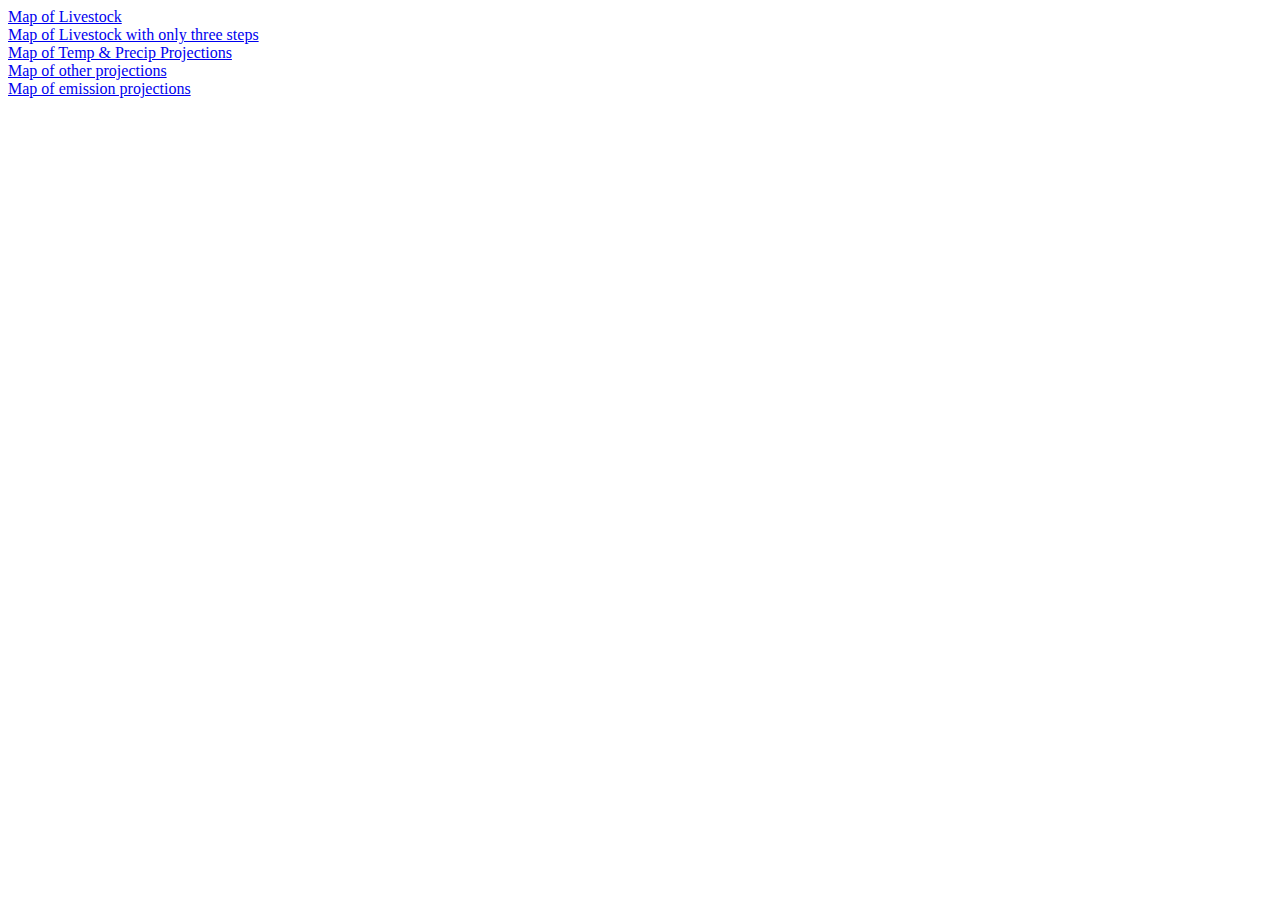
<file: index.html>
<html>
  <head></head>
  <body>
    <a href="livestock.html">Map of Livestock</a><br>
    <a href="livestock-steps.html">Map of Livestock with only three steps</a><br>
    <a href="tempprecip.html">Map of Temp & Precip Projections</a><br>
    <a href="other.html">Map of other projections</a><br>
    <a href="emissions.html">Map of emission projections</a><br>
  </body>
</html>
</file>
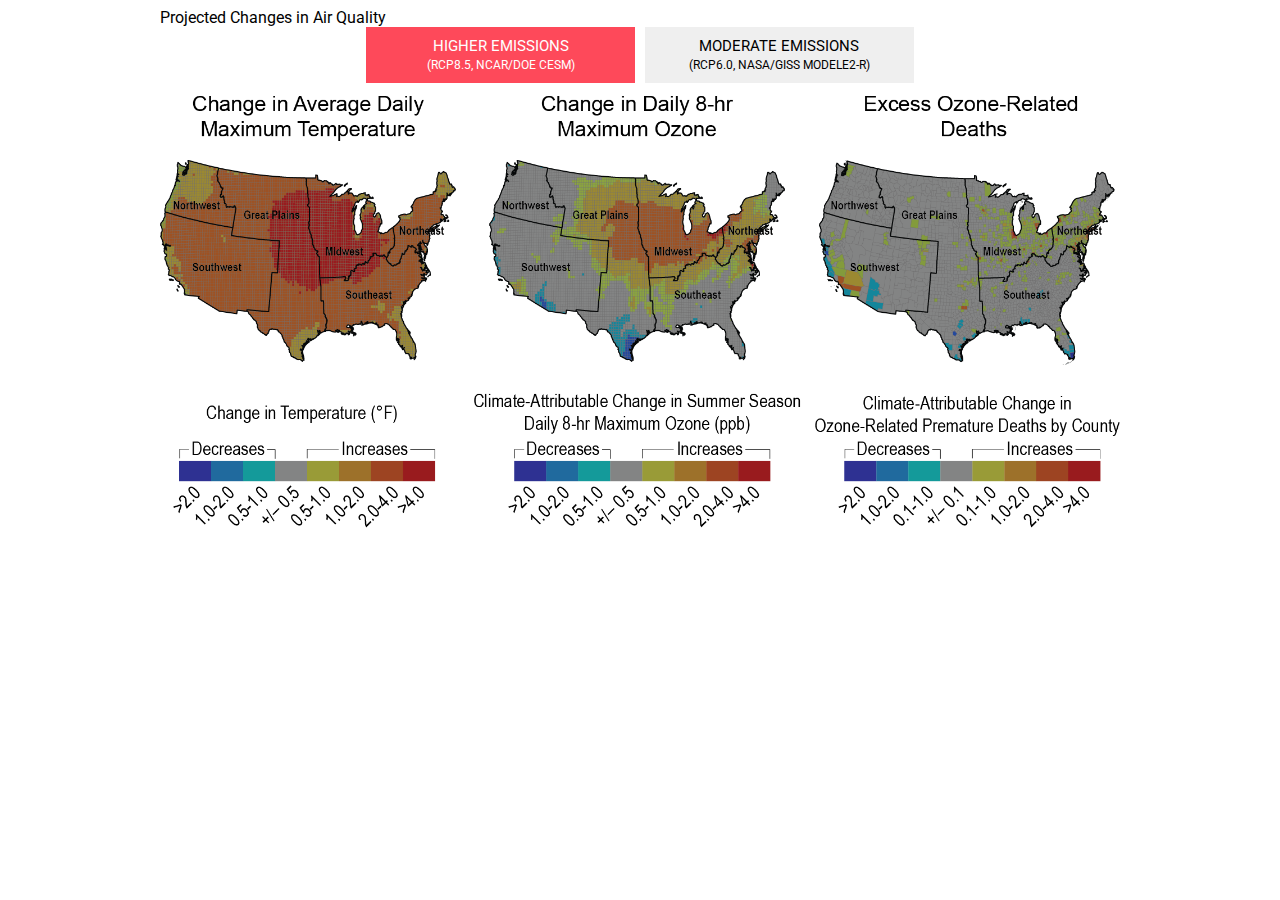
<file: emissions.html>
<!DOCTYPE html>
<html>
<head>
  <title>Emissions Maps Example</title>
  <meta charset="utf-8" />
  <meta name="viewport" content="width=device-width, initial-scale=1.0">
  <link rel="stylesheet" href="css/map-compare-widget-min.css" type="text/css" media="screen" />
  <link href='https://fonts.googleapis.com/css?family=Roboto' rel='stylesheet' type='text/css'>
</head>
<body>
  <div id="emissions"></div>
  <script src="vendor/jquery-2.1.4.min.js" type="text/javascript"></script>
  <script src="vendor/jquery-ui.min.js" type="text/javascript"></script>
  <script src="js/map-compare-widget-min.js" type="text/javascript"></script>
  <script type="text/javascript">
  $(function() {
    $('#emissions').mapCompare({config: 'config/emissions.json'});
  });
  </script>
</body>
</html>
</file>
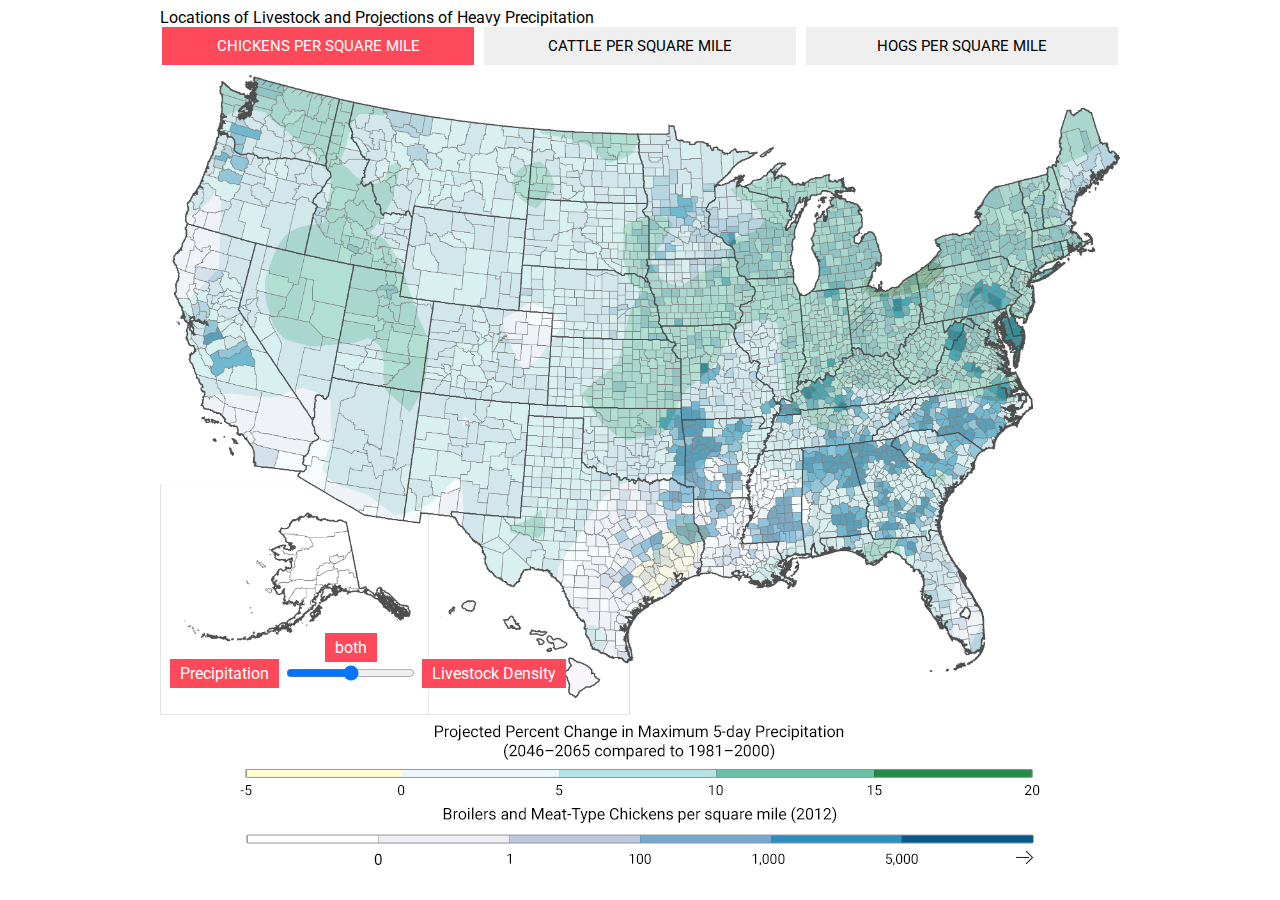
<file: livestock-steps.html>
<!DOCTYPE html>
<html>
<head>
  <title>Livestock Example</title>
  <meta charset="utf-8" />
  <meta name="viewport" content="width=device-width, initial-scale=1.0">
  <link rel="stylesheet" href="css/map-compare-widget-min.css" type="text/css" media="screen" />
  <link href='https://fonts.googleapis.com/css?family=Roboto' rel='stylesheet' type='text/css'>
</head>
<body>
  <div id="livestock-map"></div>
  <script src="vendor/jquery-2.1.4.min.js" type="text/javascript"></script>
  <script src="vendor/jquery-ui.min.js" type="text/javascript"></script>
  <script src="js/map-compare-widget.js" type="text/javascript"></script>
  <script type="text/javascript">
  $(function() {
    $('#livestock-map').mapCompare({config: 'config/livestock-steps.json'});
  });
  </script>
</body>
</html>
</file>
<file: css/map-compare-widget-min.css>
.nem-mcw-container .twentytwenty-container{height:100%}.nem-mcw-container .twentytwenty-legend{z-index:40;position:relative;left:0;right:0;margin-left:auto;margin-right:auto}.nem-mcw-container .image-left-legend{margin-bottom:10px}.nem-mcw-container form{text-align:center;margin-bottom:10px}.nem-mcw-container label{display:inline;margin-right:10px}.nem-mcw-container form label{box-sizing:border-box;display:inline-block;text-align:center;cursor:pointer;line-height:normal;margin-right:1%;padding:10px;background:#efefef;text-transform:uppercase;font-size:15px}.nem-mcw-container form label:last-child{margin-right:0}.nem-mcw-container form label input{display:none}.nem-mcw-container .label-body span{font-size:12px}.nem-mcw-container .image-slider{position:relative;height:100%;margin-bottom:10px}.nem-mcw-container .image-slider img:first-child{position:relative}.nem-mcw-container img{margin-left:auto;margin-right:auto}.nem-mcw-container .fader{position:absolute;left:10px;bottom:5%;z-index:50;text-align:center}.nem-mcw-container .fader label{display:inline-block;margin-left:-24px}.nem-mcw-container .slide-group *{vertical-align:middle}.nem-mcw-container .slide-label{padding:5px 10px;color:#fff;background:#fe495a}.nem-mcw-container .slide-group .slide-label:first-child{margin-right:5px}.nem-mcw-container .slide-group .slide-label:last-child{margin-left:5px}.nem-mcw-container .nem-mcw-button-half{width:28%}.nem-mcw-container .nem-mcw-button-third{width:32.5%}.nem-mcw-container .nem-mcw-button-fourth{width:24.2%}.nem-mcw-container form label.on{background:#fe495a;color:#fff}.twentytwenty-horizontal .twentytwenty-handle:after,.twentytwenty-horizontal .twentytwenty-handle:before,.twentytwenty-vertical .twentytwenty-handle:after,.twentytwenty-vertical .twentytwenty-handle:before{content:" ";display:block;background:#fff;position:absolute;z-index:30}.twentytwenty-horizontal .twentytwenty-handle:after,.twentytwenty-horizontal .twentytwenty-handle:before{width:3px;height:9999px;left:50%;margin-left:-1.5px}.twentytwenty-vertical .twentytwenty-handle:after,.twentytwenty-vertical .twentytwenty-handle:before{width:9999px;height:3px;top:50%;margin-top:-1.5px}.twentytwenty-after-label,.twentytwenty-before-label,.twentytwenty-overlay{position:absolute;top:0;width:100%;height:100%;-webkit-transition-duration:.5s;-moz-transition-duration:.5s;transition-duration:.5s}.twentytwenty-after-label,.twentytwenty-before-label{-webkit-transition-property:opacity;-moz-transition-property:opacity;transition-property:opacity}.twentytwenty-after-label:before,.twentytwenty-before-label:before{color:#fff;font-size:13px;letter-spacing:.1em;position:absolute;background:rgba(255,255,255,.2);line-height:38px;padding:0 20px;-webkit-border-radius:2px;-moz-border-radius:2px;border-radius:2px}.twentytwenty-container.active .twentytwenty-overlay,.twentytwenty-container.active :hover.twentytwenty-overlay,.twentytwenty-overlay:hover{background:0 0}.twentytwenty-horizontal .twentytwenty-after-label:before,.twentytwenty-horizontal .twentytwenty-before-label:before{top:50%;margin-top:-19px}.twentytwenty-vertical .twentytwenty-after-label:before,.twentytwenty-vertical .twentytwenty-before-label:before{left:50%;margin-left:-45px;text-align:center;width:90px}.twentytwenty-down-arrow,.twentytwenty-left-arrow,.twentytwenty-right-arrow,.twentytwenty-up-arrow{width:0;height:0;border:6px inset transparent;position:absolute}.twentytwenty-left-arrow,.twentytwenty-right-arrow{top:50%;margin-top:-6px}.twentytwenty-down-arrow,.twentytwenty-up-arrow{left:50%;margin-left:-6px}.twentytwenty-container{-webkit-box-sizing:content-box;-moz-box-sizing:content-box;box-sizing:content-box;z-index:0;overflow:hidden;position:relative;-webkit-user-select:none;-moz-user-select:none}.twentytwenty-container img{max-width:100%;position:absolute;top:0;display:block}.twentytwenty-container.active .twentytwenty-overlay .twentytwenty-after-label,.twentytwenty-container.active .twentytwenty-overlay .twentytwenty-before-label,.twentytwenty-container.active :hover.twentytwenty-overlay .twentytwenty-after-label,.twentytwenty-container.active :hover.twentytwenty-overlay .twentytwenty-before-label{opacity:0}.twentytwenty-container *{-webkit-box-sizing:content-box;-moz-box-sizing:content-box;box-sizing:content-box}.twentytwenty-horizontal .twentytwenty-before-label:before{left:10px}.twentytwenty-horizontal .twentytwenty-after-label:before{right:10px}.twentytwenty-vertical .twentytwenty-before-label:before{top:10px}.twentytwenty-vertical .twentytwenty-after-label:before{bottom:10px}.twentytwenty-overlay{-webkit-transition-property:background;-moz-transition-property:background;transition-property:background;background:0 0;z-index:25}.twentytwenty-overlay:hover .twentytwenty-after-label,.twentytwenty-overlay:hover .twentytwenty-before-label{opacity:1}.twentytwenty-before{z-index:20}.twentytwenty-after{z-index:10}.twentytwenty-handle{height:38px;width:38px;position:absolute;left:50%;top:50%;margin-left:-22px;margin-top:-22px;border:3px solid #fff;-webkit-border-radius:1000px;-moz-border-radius:1000px;border-radius:1000px;-webkit-box-shadow:0 0 12px rgba(51,51,51,.5);-moz-box-shadow:0 0 12px rgba(51,51,51,.5);box-shadow:0 0 12px rgba(51,51,51,.5);z-index:40;cursor:pointer}.twentytwenty-horizontal .twentytwenty-handle:before{bottom:50%;margin-bottom:22px;-webkit-box-shadow:0 3px 0 #fff,0 0 12px rgba(51,51,51,.5);-moz-box-shadow:0 3px 0 #fff,0 0 12px rgba(51,51,51,.5);box-shadow:0 3px 0 #fff,0 0 12px rgba(51,51,51,.5)}.twentytwenty-horizontal .twentytwenty-handle:after{top:50%;margin-top:22px;-webkit-box-shadow:0 -3px 0 #fff,0 0 12px rgba(51,51,51,.5);-moz-box-shadow:0 -3px 0 #fff,0 0 12px rgba(51,51,51,.5);box-shadow:0 -3px 0 #fff,0 0 12px rgba(51,51,51,.5)}.twentytwenty-vertical .twentytwenty-handle:before{left:50%;margin-left:22px;-webkit-box-shadow:3px 0 0 #fff,0 0 12px rgba(51,51,51,.5);-moz-box-shadow:3px 0 0 #fff,0 0 12px rgba(51,51,51,.5);box-shadow:3px 0 0 #fff,0 0 12px rgba(51,51,51,.5)}.twentytwenty-vertical .twentytwenty-handle:after{right:50%;margin-right:22px;-webkit-box-shadow:-3px 0 0 #fff,0 0 12px rgba(51,51,51,.5);-moz-box-shadow:-3px 0 0 #fff,0 0 12px rgba(51,51,51,.5);box-shadow:-3px 0 0 #fff,0 0 12px rgba(51,51,51,.5)}.twentytwenty-left-arrow{border-right:6px solid #fff;left:50%;margin-left:-17px}.twentytwenty-right-arrow{border-left:6px solid #fff;right:50%;margin-right:-17px}.twentytwenty-up-arrow{border-bottom:6px solid #fff;top:50%;margin-top:-17px}.twentytwenty-down-arrow{border-top:6px solid #fff;bottom:50%;margin-bottom:-17px}/*!
* Skeleton V2.0.4
* Copyright 2014, Dave Gamache
* www.getskeleton.com
* Free to use under the MIT license.
* http://www.opensource.org/licenses/mit-license.php
* 12/29/2014
*
* The following only uses the skeleton grid, clearing, and utilities systems with a custom namespace
*/.nem-mcw-container{font-family:Roboto,Helevtica,Arial,sans-serif;position:relative;width:100%;max-width:960px;margin:0 auto;padding:0 20px;box-sizing:border-box}.nem-mcw-column,.nem-mcw-columns{width:100%;float:left;box-sizing:border-box}@media (min-width:400px){.nem-mcw-container{width:85%;padding:0}}@media (min-width:550px){.nem-mcw-container{width:80%}.nem-mcw-column,.nem-mcw-columns{margin-left:4%}.nem-mcw-column:first-child,.nem-mcw-columns:first-child{margin-left:0}.one.nem-mcw-column,.one.nem-mcw-columns{width:4.66666666667%}.two.nem-mcw-columns{width:13.3333333333%}.three.nem-mcw-columns{width:22%}.four.nem-mcw-columns{width:30.6666666667%}.five.nem-mcw-columns{width:39.3333333333%}.six.nem-mcw-columns{width:48%}.seven.nem-mcw-columns{width:56.6666666667%}.eight.nem-mcw-columns{width:65.3333333333%}.nine.nem-mcw-columns{width:74%}.ten.nem-mcw-columns{width:82.6666666667%}.eleven.nem-mcw-columns{width:91.3333333333%}.twelve.nem-mcw-columns{width:100%;margin-left:0}}.nem-mcw-u-full-width{width:100%;box-sizing:border-box}.nem-mcw-container:after,.nem-mcw-row:after{content:"";display:table;clear:both}
</file>
